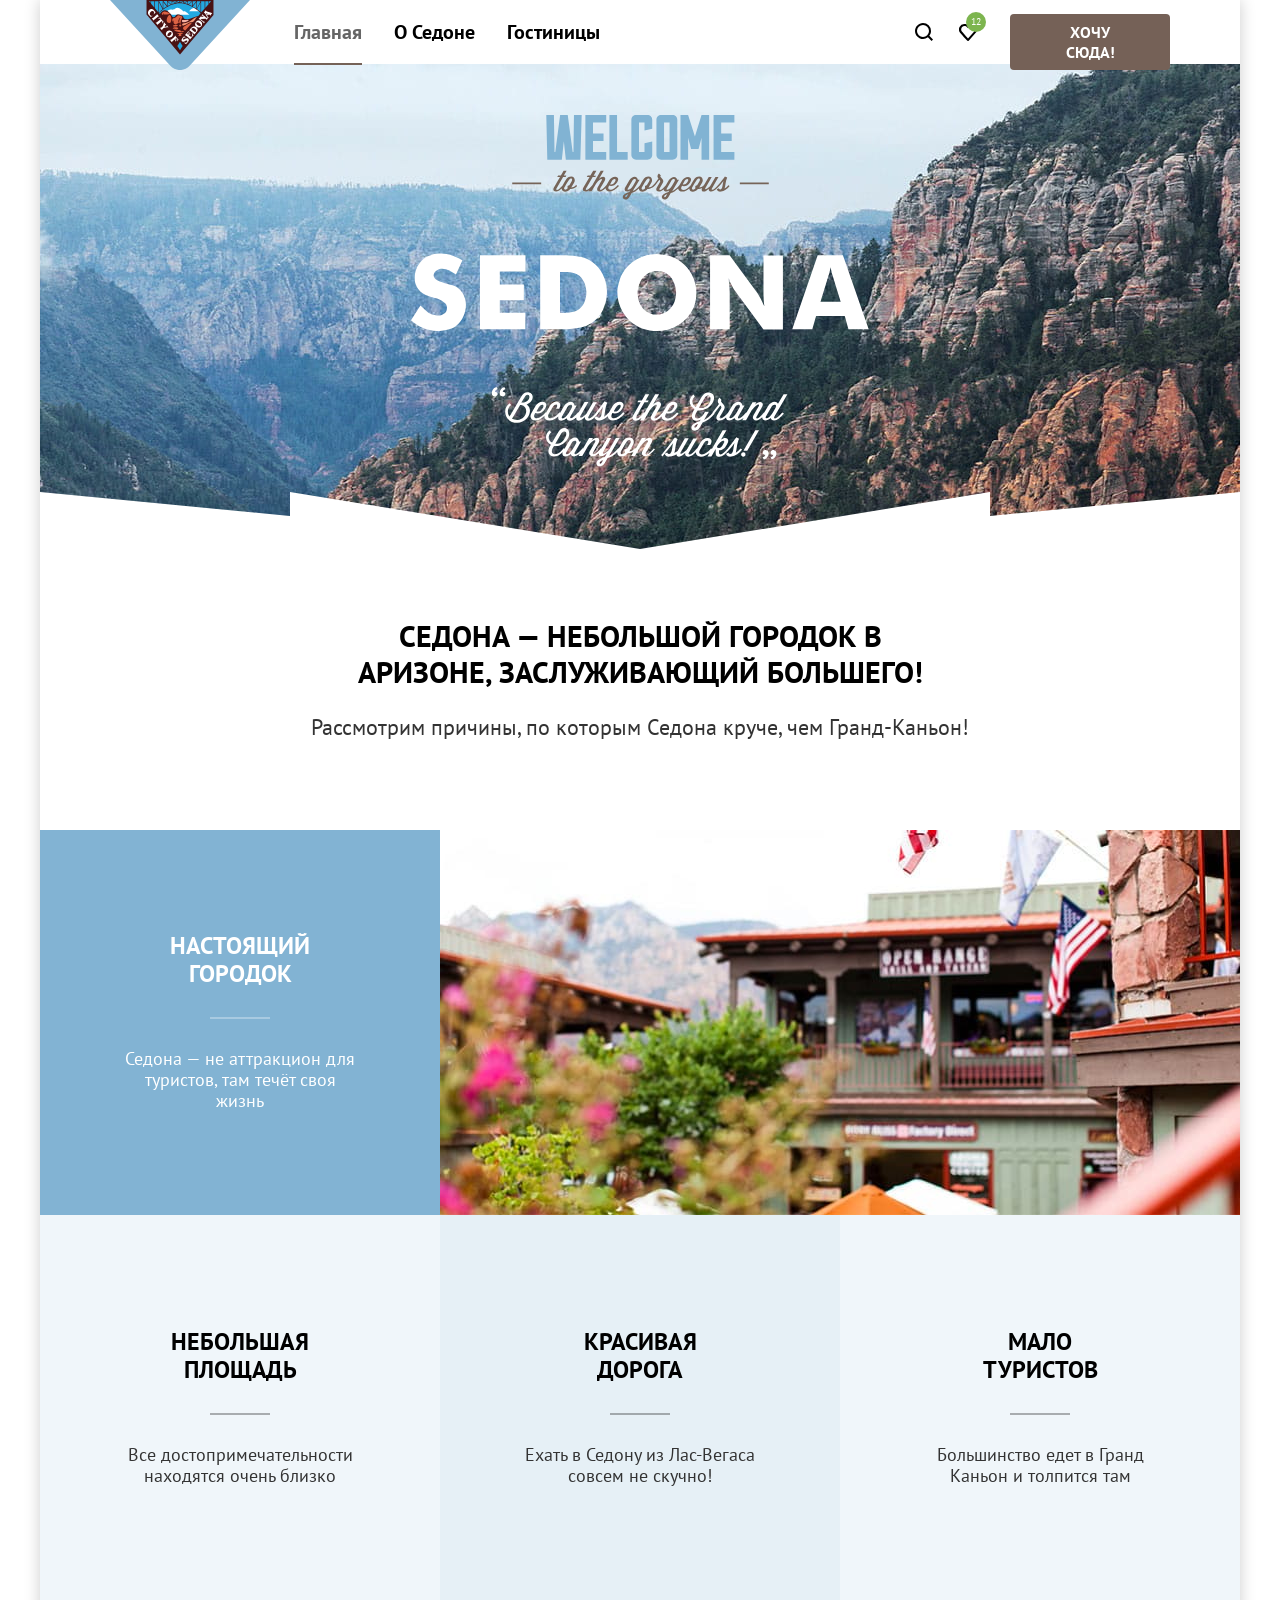
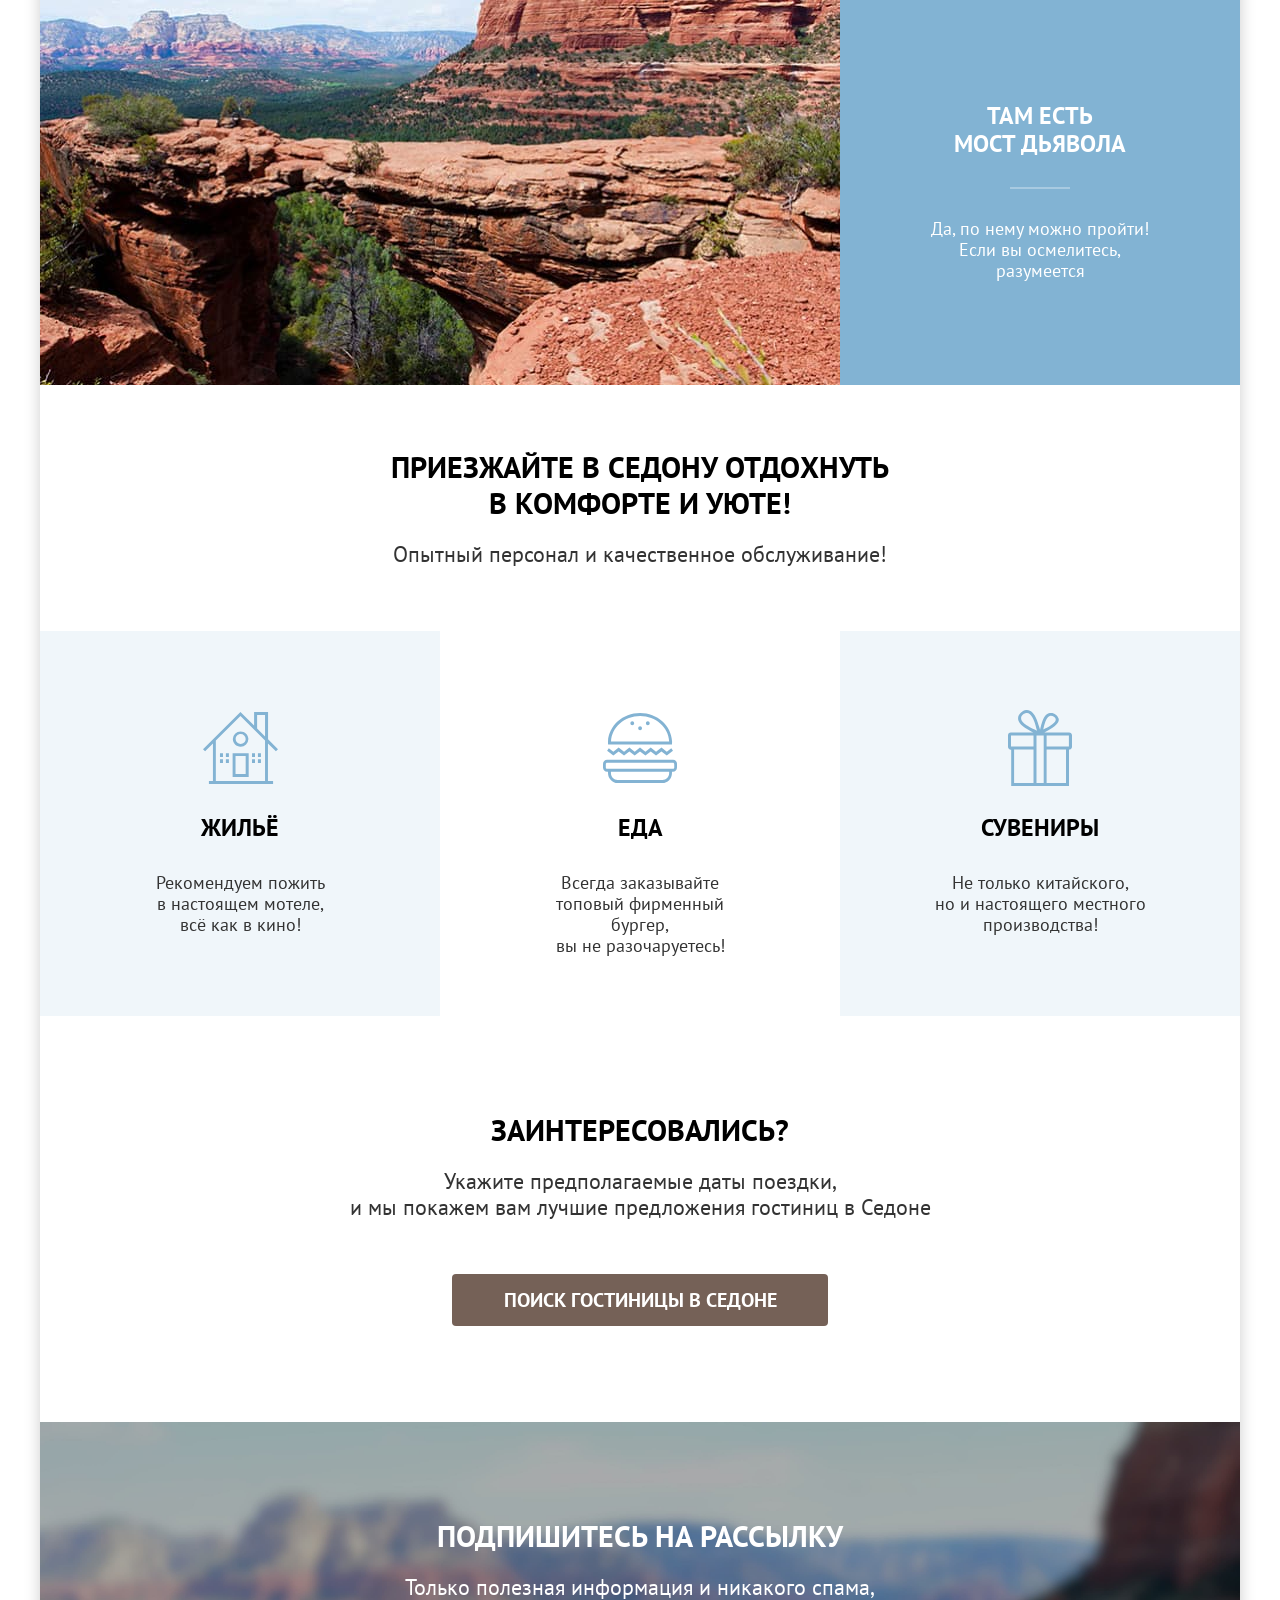
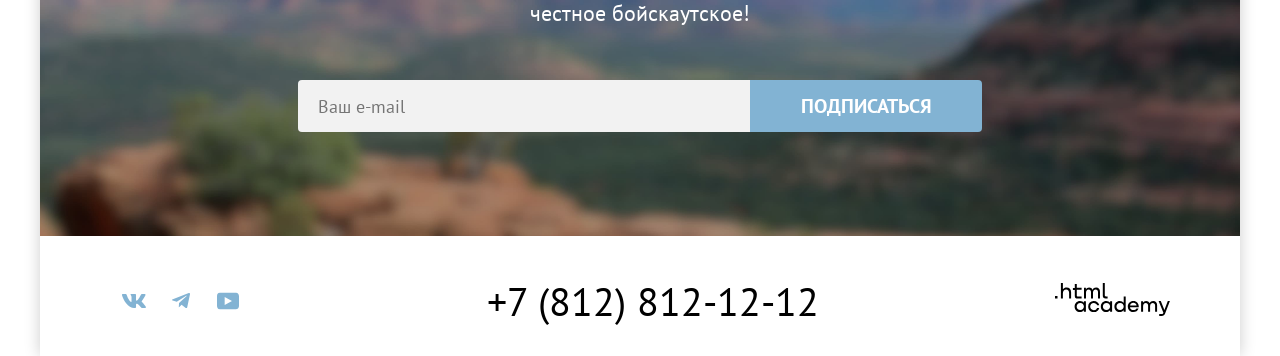
<file: index.html>
<!DOCTYPE html>
<html lang="ru">

  <head>
    <meta charset="utf-8">
    <title>Седона</title>
    <link rel="stylesheet" href="styles/styles.css">
    <link rel="icon" href="favicon.ico" sizes="32x32">
  </head>

  <body>
    <div class="page-container">
    <header class="page-header">
      <nav class="navigation">
        <a class="navigation-logo" href="index.html"><img class="logo" src="images/logos/header-sedona-logo.svg" width="140" height="70" alt="Логотип Седона" aria-current="page"></a>
        <ul class="navigation-list">
          <li class="navigation-item"><a class="navigation-link navigation-link-current" href="index.html" aria-current="page">Главная</a>
          </li>
          <li class="navigation-item"><a class="navigation-link" href="#">О Седоне</a></li>
          <li class="navigation-item"><a class="navigation-link" href="catalog.html">Гостиницы</a></li>
        </ul>
        <ul class="navigation-user">
          <li class="navigation-item"><a class="navigation-link navigation-svg" href="#">
            <svg aria-hidden="true" focusable="false" xmlns="http://www.w3.org/2000/svg" width="18" height="18" fill="none">
              <path fill="#000" d="m18 16.5-3.7-3.67c1-1.3 1.7-2.98 1.7-4.87A8 8 0 0 0 8 0C3.6 0 0 3.68 0 8.06a8 8 0 0 0 12.9 6.26L16.6 18zM8 14.03a6 6 0 0 1-6-5.96 6 6 0 0 1 12 0 6 6 0 0 1-6 5.96"/>
            </svg>
            <span class="visually-hidden">Поиск</span></a>
          </li>
          <li class="navigation-item"><a class="navigation-link  navigation-svg" href="#">
            <svg xmlns="http://www.w3.org/2000/svg" width="18" height="17" fill="none">
              <path fill="#000" d="M8.9 17a.9.9 0 0 1-.8-.4c-5.4-6.1-6.7-7.5-7-7.9A5.4 5.4 0 0 1 5.5 0C6.8 0 8 .5 9 1.3a5.46 5.46 0 0 1 9 4.1c0 1.3-.5 2.5-1.3 3.4l-7 7.9c-.2.2-.4.3-.8.3m-6-9.5c.3.4 3.5 4 6.1 6.9l6.2-7c.5-.5.7-1.2.7-2 0-1.8-1.5-3.3-3.3-3.3-1 0-2 .5-2.7 1.3-.3.3-.6.4-.9.4s-.6-.2-.8-.4c-.7-.8-1.7-1.3-2.7-1.3-1.8 0-3.3 1.5-3.3 3.3-.1.9.3 1.6.7 2.1q-.15 0 0 0"/>
            </svg>
            <span class="visually-hidden">Отелей в избранном:</span>
            <span class="count">12</span>
          </a></li>
          <li class="navigation-item"><a class="navigation-link-button button" href="#">Хочу сюда!</a></li>
        </ul>
      </nav>
    </header>
    <main class="main-index-container main-index">

      <section class="welcome">
        <h1 class="visually-hidden">Седона</h1>
        <div class="welcome-images">
        <img class="welcome-sedona" src="images/index-content/welcome.svg" width="458" height="352" alt="Welcome to the gorgeous Sedona, because the grand Canyon sucks!">
        </div>
      </section>
      <section class="sedona">
        <h2 class="sedona-place">Седона — небольшой городок в Аризоне, заслуживающий большего!</h2>
        <p class="sedona-comparison">Рассмотрим причины, по которым Седона круче, чем Гранд-Каньон!</p>
      </section>

      <section class="advantages">
        <h2 class="visually-hidden">Преимущества</h2>
        <ul class="advantages-list">
          <li class="advantages-item advantage-1">
            <div class="advantage-text-container">
              <h3 class="advantages-title">Настоящий городок</h3>
              <p class="advantages-description">Седона — не аттракцион для туристов, там течёт своя жизнь</p>
            </div>
            <div class="advantage-img-container">
              <img class="advantages-img" src="images/index-content/sedona-city.jpg" width="800" height="385" alt="Город Седона">
            </div>
          </li>
          <li class="advantages-item advantage-2">
            <h3 class="advantages-title">Небольшая площадь</h3>
            <p class="advantages-description">Все достопримечательности находятся очень близко</p>
          </li>
          <li class="advantages-item advantage-3">
            <h3 class="advantages-title">Красивая дорога</h3>
            <p class="advantages-description">Ехать в Седону из Лас-Вегаса совсем не скучно!</p>
          </li>
          <li class="advantages-item advantage-4">
            <h3 class="advantages-title">Мало туристов</h3>
            <p class="advantages-description">Большинство едет в Гранд Каньон и толпится там</p>
          </li>
          <li class="advantages-item advantage-5">
            <div class="advantage-img-container">
              <img class="advantages-img" src="images/index-content/devils-bridge.jpg" width="800" height="385" alt="Мост Дьявола">
            </div>
            <div class="advantage-text-container">
              <h3 class="advantages-title">Там есть <br>мост дьявола</h3>
              <p class="advantages-description">Да, по нему можно пройти! Если вы осмелитесь, разумеется</p>
            </div>
          </li>
        </ul>
      </section>

      <section class="invitation">
        <h2 class="invitation-title">Приезжайте в Седону отдохнуть в комфорте и уюте!</h2>
        <p class="invitation-description">Опытный персонал и качественное обслуживание!</p>
      </section>
      <section class="experience">
        <h2 class="visually-hidden">Предлагаемый опыт</h2>
        <ul class="experience-list">
          <li class="experience-item experience-living">
            <h3 class="experience-title">Жильё</h3>
            <p class="experience-item-description">
              Рекомендуем пожить
              <br>в настоящем мотеле,
              <br>всё как в кино!
            </p>
          </li>
          <li class="experience-item experience-food">
            <h3 class="experience-title">Еда</h3>
            <p class="experience-item-description">
              Всегда заказывайте
              <br>топовый фирменный бургер,
              <br>вы не разочаруетесь!
            </p>
          </li>
          <li class="experience-item experience-souvenirs">
            <h3 class="experience-title">Сувениры</h3>
            <p class="experience-item-description">
              Не только китайского,
              <br>но и настоящего местного
              <br>производства!
            </p>
          </li>
        </ul>
      </section>
      <section class="booking">
        <h2 class="booking-title">Заинтересовались?</h2>
        <p class="booking-description">
          Укажите предполагаемые даты поездки,
          <br>и мы покажем вам лучшие предложения гостиниц в Седоне
        </p>
        <button class="booking-button button" type="button">Поиск гостиницы в Седоне</button>
      </section>
      </main>
      <footer class="page-footer">
      <div class="page-footer-container">
        <section class="subscribe subscribe-main">
        <h2 class="subscribe-title">Подпишитесь на рассылку</h2>
        <p class="subscribe-description">Только полезная информация и никакого спама, честное бойскаутское!</p>
        <form class="subscribe-form" action="#" method="post">
          <label for="subscribe-email-form" class="visually-hidden subscribe-form-label">Укажите e-mail</label>
          <div class="subscribe-form-container">
            <input class="subscribe-email-field" type="email" name="email" placeholder="Ваш e-mail"
            id="subscribe-email-form" required>
            <button class="subscribe-button button" type="submit">Подписаться</button>
          </div>
        </form>
      </section>
      <div class="footer-panel-container">
      <section class="footer-socials">
        <h2 class="visually-hidden">Социальные сети</h2>
        <ul class="footer-socials-list">
          <li class="footer-socials-list-item">
            <a class="socials-button button" href="https://vk.com/htmlacademy">
              <svg class="svg-vkontakte svg-socials" xmlns="http://www.w3.org/2000/svg" width="24" height="14">
                <path fill-rule="evenodd" d="M23.45.95c.17-.55 0-.95-.8-.95h-2.62c-.67 0-.98.35-1.14.73 0 0-1.34 3.2-3.23 5.27-.61.6-.89.8-1.22.8-.17 0-.42-.2-.42-.74V.95c0-.66-.18-.95-.74-.95H9.15c-.42 0-.67.3-.67.6 0 .61.95.76 1.05 2.5v3.8c0 .84-.16.99-.5.99-.88 0-3.05-3.21-4.33-6.89-.25-.71-.5-1-1.17-1H.9C.15 0 0 .35 0 .73c0 .68.89 4.07 4.14 8.55C6.32 12.34 9.38 14 12.16 14c1.67 0 1.88-.37 1.88-1v-2.32c0-.73.16-.88.69-.88.38 0 1.05.2 2.61 1.67C19.11 13.22 19.4 14 20.41 14h2.62c.75 0 1.13-.37.91-1.1-.24-.72-1.09-1.77-2.21-3.02-.62-.7-1.53-1.47-1.81-1.86-.4-.49-.28-.7 0-1.14 0 0 3.2-4.43 3.53-5.93" clip-rule="evenodd"/>
              </svg>
              <span class="visually-hidden">Вконтакте</span>
            </a>
          </li>
          <li class="footer-socials-list-item">
            <a class="socials-button button" href="https://t.me/htmlacademy">
              <svg class="svg-telegram svg-socials" xmlns="http://www.w3.org/2000/svg" width="18" height="16">
                <path d="M16.79.1.84 6.25c-1.09.43-1.08 1.04-.2 1.31l4.1 1.28 9.47-5.98c.44-.27.85-.12.52.18L7.05 9.96l-.28 4.22c.41 0 .6-.19.83-.41l1.99-1.93 4.13 3.05c.77.42 1.31.2 1.5-.7l2.72-12.8c.28-1.12-.43-1.62-1.16-1.3"/>
              </svg>
              <span class="visually-hidden">Телеграм</span>
            </a>
          </li>
          <li class="footer-socials-list-item">
            <a class="socials-button button" href="https://www.youtube.com/user/htmlacademyru">
              <svg class="svg-youtube svg-socials" xmlns="http://www.w3.org/2000/svg" width="22" height="17">
                <path d="M18.6 0H3.18C1.31 0 0 1.6 0 3.4v10.1C0 15.4 1.31 17 3.17 17h15.66c1.64 0 3.17-1.6 3.17-3.4V3.4C21.78 1.6 20.47 0 18.6 0M7.67 12.54V4.46L15 8.5z"/>
              </svg>
              <span class="visually-hidden">Ютуб</span>
            </a>
          </li>
        </ul>

      </section>
      <section class="footer-contacts">
        <h2 class="visually-hidden">Номер телефона</h2>
        <a class="footer-contacts-phone" href="tel:88128121212">+7 (812) 812-12-12</a>
      </section>
      <section class="footer-html-academy">
        <h2 class="visually-hidden">Ссылка на HTML academy</h2>
        <a class="footer-html-academy-link" href="#">
          <svg xmlns="http://www.w3.org/2000/svg" width="115" height="33">
            <path class="footer-html-academy-logo" d="M0 12.9v2.6h2.5v-2.6zM11.6 4.5c-1.6 0-2.8.7-3.6 1.7h-.1V0h-2v15.5h2v-5.3c0-2.1 1.3-3.6 3.3-3.6 1.8 0 2.9 1.4 2.9 3.2v5.7h2V9.4c.1-3-1.8-4.9-4.5-4.9M26.6 4.8h-4.8V1.1h-2v3.8h-1.9v2h1.9v6c0 1.7 1 2.7 2.7 2.7h4.1v-2h-3.7c-.7 0-1.1-.4-1.1-1.1V6.8h4.8zM41.1 4.6c-1.6 0-2.9.8-3.5 2.1h-.1c-.6-1.2-1.8-2.1-3.4-2.1-1.4 0-2.5.8-3.1 1.8h-.1V4.8H29v10.6h2V10c0-2 1-3.5 2.6-3.5 1.5 0 2.4 1 2.4 2.6v6.3h2V9.8c0-2.4 1.4-3.3 2.6-3.3 1.5 0 2.4 1 2.4 2.6v6.3h2V8.9c.1-2.5-1.4-4.3-3.9-4.3M47.8 12.7c0 1.7 1 2.7 2.8 2.7h2v-2h-1.7c-.7 0-1.1-.4-1.1-1.1V0h-2zM28.9 19.7c-.9-1.1-2.2-1.8-3.9-1.8-3.1 0-5.4 2.3-5.4 5.6s2.3 5.6 5.4 5.6c1.8 0 3-.8 3.8-1.9h.1v1.6h2V18.2h-2zm-3.6 7.4c-2.2 0-3.6-1.6-3.6-3.6s1.4-3.6 3.6-3.6 3.6 1.6 3.6 3.6c0 1.9-1.4 3.6-3.6 3.6M44.2 22c-.5-2.4-2.6-4.1-5.4-4.1a5.4 5.4 0 0 0-5.6 5.6c0 3.1 2.2 5.6 5.6 5.6 2.8 0 4.9-1.8 5.4-4.2h-2.1a3.4 3.4 0 0 1-3.3 2.3c-2.2 0-3.6-1.6-3.6-3.6s1.4-3.6 3.6-3.6c1.6 0 2.8 1 3.3 2.2h2.1zM55.1 19.7c-.9-1.1-2.2-1.8-3.9-1.8-3.1 0-5.4 2.3-5.4 5.6s2.3 5.6 5.4 5.6c1.8 0 3-.8 3.8-1.9h.1v1.6h2V18.2h-2zm-3.6 7.4c-2.2 0-3.6-1.6-3.6-3.6s1.4-3.6 3.6-3.6 3.6 1.6 3.6 3.6c0 1.9-1.5 3.6-3.6 3.6M68.7 19.8c-.9-1.1-2.2-1.9-3.9-1.9-3.1 0-5.4 2.3-5.4 5.6s2.2 5.6 5.4 5.6c1.7 0 3-.8 3.8-1.8h.1v1.5h2V13.4h-2zm-3.6 7.3c-2.2 0-3.6-1.6-3.6-3.6s1.4-3.6 3.6-3.6 3.6 1.6 3.6 3.6c-.1 2-1.5 3.6-3.6 3.6M78.3 17.9c-3.3 0-5.5 2.5-5.5 5.6 0 3 2.1 5.6 5.5 5.6 2.5 0 4.5-1.3 5.2-3.6h-2.1c-.5 1-1.6 1.6-3 1.6-1.9 0-3.3-1.3-3.4-2.9h8.8c.2-3.6-2-6.3-5.5-6.3m0 1.9c1.7 0 3 1 3.3 2.6h-6.5c.3-1.5 1.5-2.6 3.2-2.6M98.2 17.9c-1.6 0-2.9.8-3.6 2h-.1c-.6-1.2-1.8-2-3.4-2-1.4 0-2.5.7-3.1 1.8v-1.5h-1.9v10.6h2v-5.4c0-2 1-3.4 2.6-3.5 1.5 0 2.4 1 2.4 2.6v6.3h2v-5.6c0-2.4 1.4-3.3 2.6-3.3 1.5 0 2.4 1 2.4 2.6v6.3h2v-6.5c.1-2.6-1.4-4.4-3.9-4.4M109.4 27l-3.6-8.9h-2.2l4.8 11.6c-.3.9-.7 1.2-1.7 1.2h-2.5v2h2.5c1.8 0 2.8-.8 3.5-2.6l4.7-12.2h-2.1z"/>
          </svg>
        </a>
      </section>
      </div>
    </footer>
    </div>
    <div class="modal-container  modal-closed">
      <div class="modal modal-sedona-hotel-search">
        <button class="modal-close-button" type="button">
          <span class="visually-hidden">Закрыть</span>
        </button>
        <section class="modal-content">
          <h2 class="modal-title">поиск гостиницы в седоне</h2>
          <form action="" method="post">
            <p class="modal-date-form">
              <label class="modal-input-title" for="coming-date">Дата Заезда:</label>
              <input class="modal-date-input" type="text" value="27 апреля 2020" id="coming-date" required placeholder="Укажите дату">
              <span class="modal-date-info modal-incorrect-value">Мы не можем отправить вас в прошлое.</span>
            </p>
            <p class="modal-date-form">
              <label class="modal-input-title" for="leaving-date">Дата Выезда:</label>
              <input class="modal-date-input" type="text" value="1 сентября 2023" id="leaving-date" required placeholder="Укажите дату">
              <span class="modal-date-info modal-correct-value">На эти даты есть свободные номера. Пока есть.</span>
            </p>
            <div class="modal-info-container">
              <p class="modal-info-form">
                <label class="modal-input-title" for="modal-adults">Взрослые:</label>
                <div class="modal-number-input-container">
                  <button class="modal-number-button modal-button-minus" type="button"></button>
                  <input class="modal-number-input" id="modal-adults" type="number" min="1" max="9" value="2" step="1">
                  <button class="modal-number-button modal-button-plus" type="button"></button>
                </div>
              </p>
              <p class="modal-info-form">
                <span class="modal-input-title">
                  <label class="modal-input-title modal-kids-label" for="modal-kids">Дети:</label>
                  <span class="tooltip">
                   <button type="button" class="tooltip-button" aria-labelledby="tooltip-label-kids">
                     <svg class="tooltip-icon" xmlns="http://www.w3.org/2000/svg" width="26" height="26" fill="none" viewBox="0 0 26 26">
                       <path fill="#83b3d3" d="M26 13a13 13 0 1 1-26 0 13 13 0 0 1 26 0"/>
                       <path fill="#fff" fill-rule="evenodd" d="M12 7h2v2h-2zm2 12h-2v-9h2z" clip-rule="evenodd"/>
                     </svg>
                   </button>
                   <span class="tooltip-text" role="tooltip" id="tooltip-label-kids">Укажите количество детей, которые будут с вами, возраст которых от 6 до 18 лет. Дети до 6 лет размещаются бесплатно.</span>
                  </span>
                </span>
                <div class="modal-number-input-container">
                  <button class="modal-number-button modal-button-minus" type="button"></button>
                  <input class="modal-number-input number-input-kids" id="modal-kids" type="number" min="0" max="9" value="2" step="1">
                  <button class="modal-number-button modal-button-plus" type="button"></button>
                </div>
              </p>
            </div>
            <button type="button" class="button modal-button-search">Найти</button>
          </form>
        </section>
      </div>
    </div>
  </body>
</html>
</file>
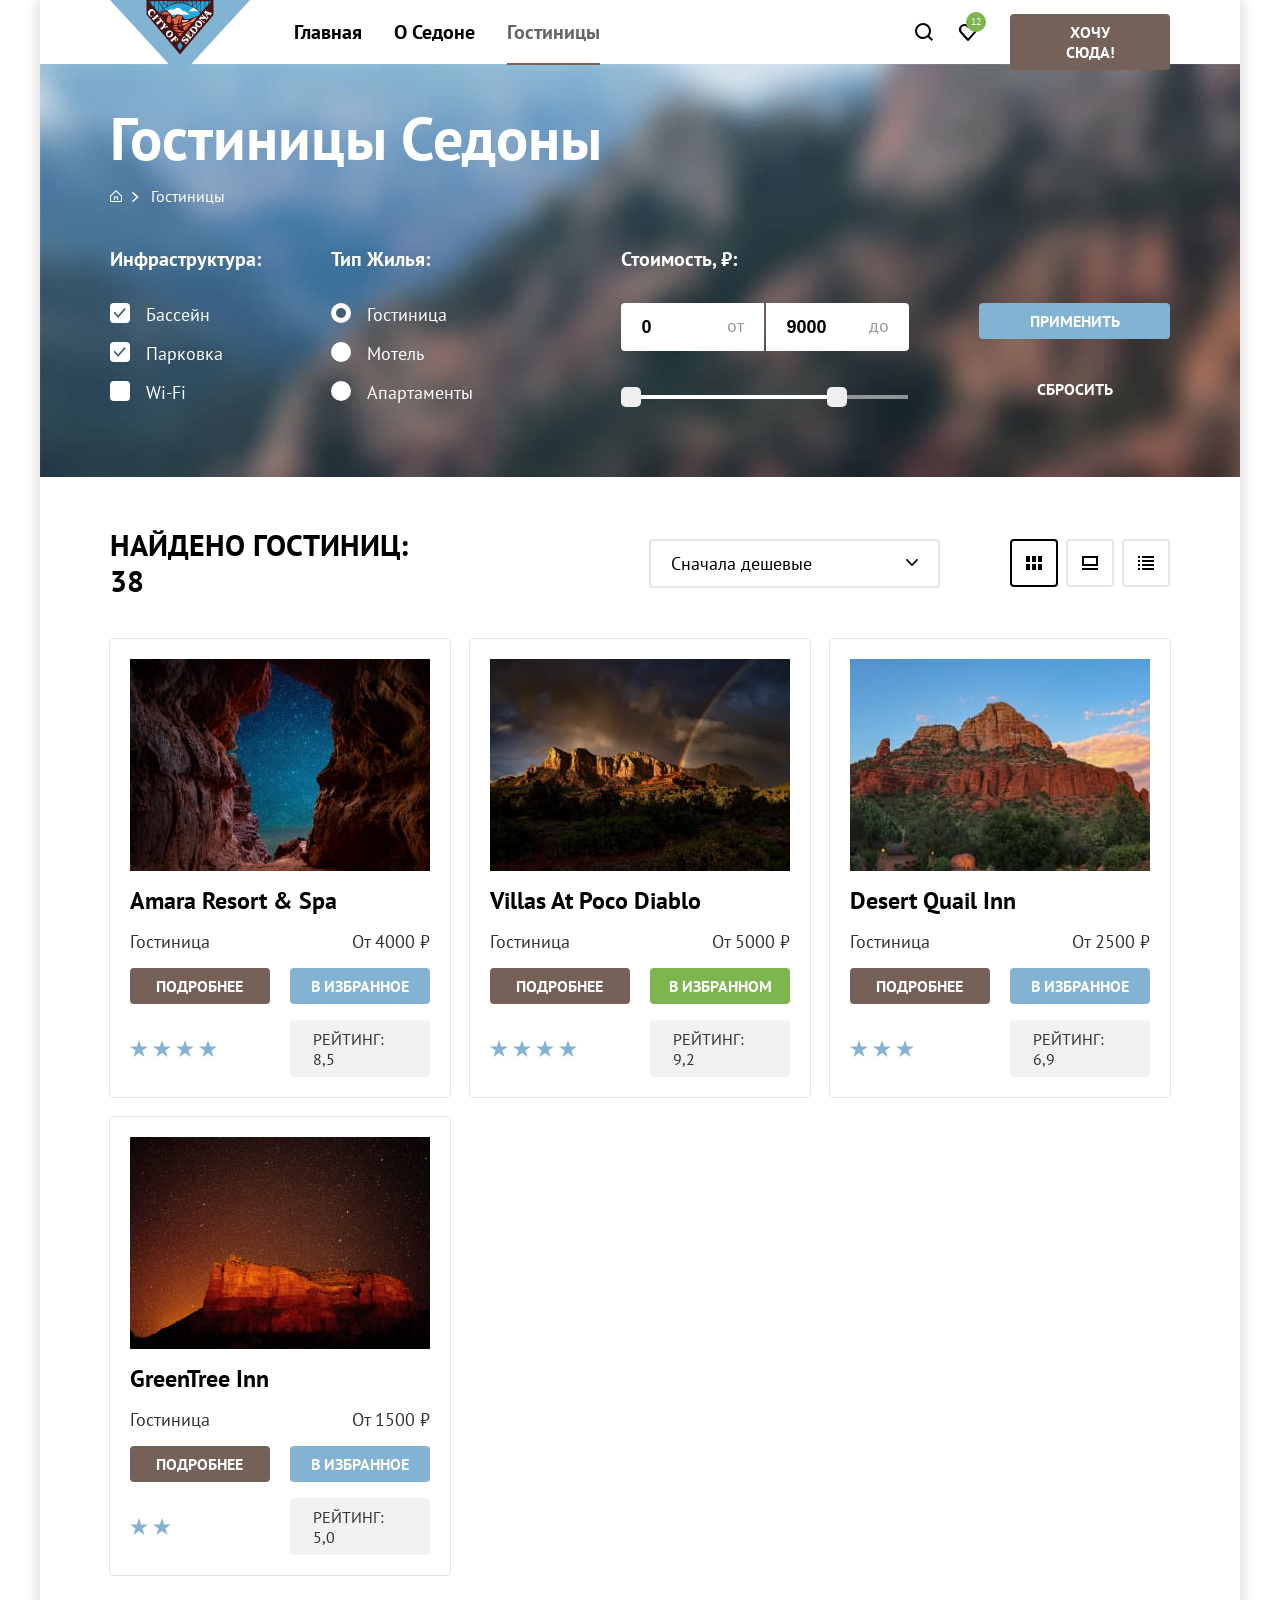
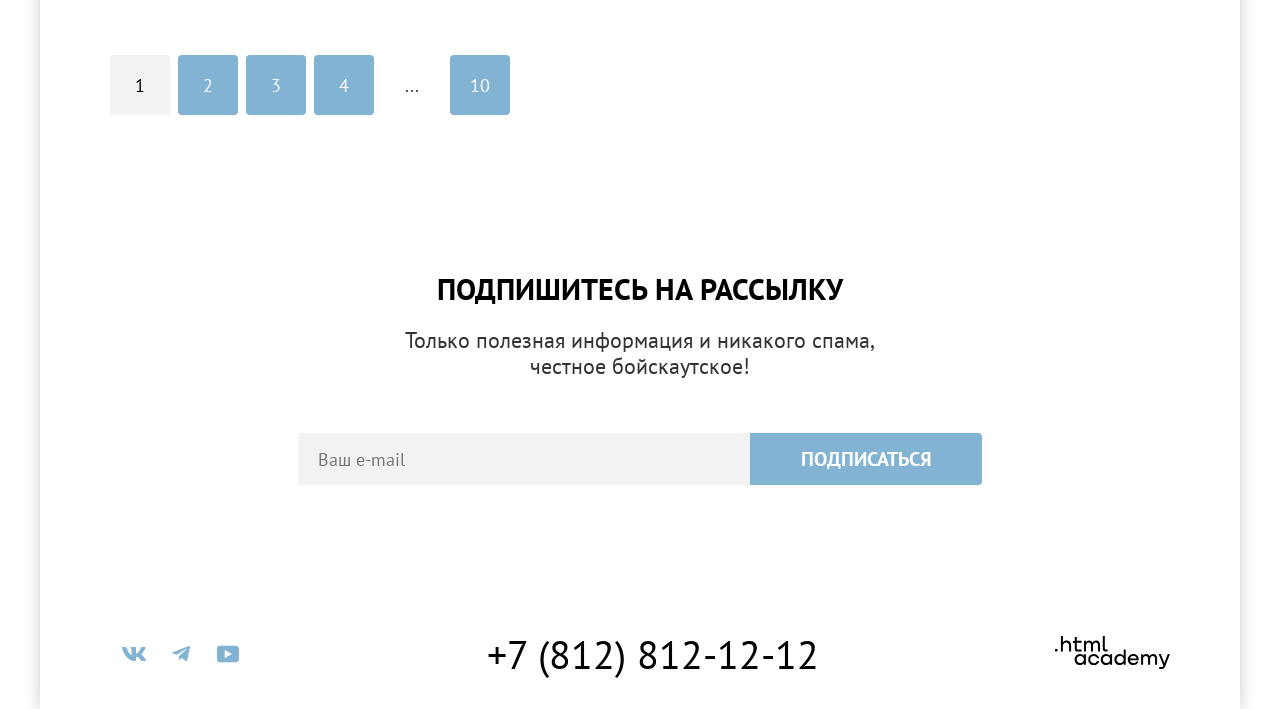
<file: catalog.html>
<!DOCTYPE html>
<html lang="ru">

  <head>
    <meta charset="utf-8">
    <title>Каталог</title>
    <link href="styles/styles.css" rel="stylesheet">
    <link rel="icon" href="favicon.ico" sizes="32x32">
  </head>

  <body>
    <div class="page-container">
    <header class="page-header">
      <nav class="navigation">
        <a class="navigation-logo" href="index.html"><img class="logo" src="images/logos/header-sedona-logo.svg" width="140" height="70" alt="Логотип Седона"></a>
        <ul class="navigation-list">
          <li class="navigation-item"><a class="navigation-link" href="index.html">Главная</a></li>
          <li class="navigation-item"><a class="navigation-link" href="#">О Седоне</a></li>
          <li class="navigation-item"><a class="navigation-link navigation-link-current" href="catalog.html" aria-current="page">Гостиницы</a></li>
        </ul>
        <ul class="navigation-user">
          <li class="navigation-item"><a class="navigation-link navigation-svg" href="#">
            <svg xmlns="http://www.w3.org/2000/svg" width="18" height="18" fill="none">
              <path fill="#000" d="m18 16.5-3.7-3.67c1-1.3 1.7-2.98 1.7-4.87A8 8 0 0 0 8 0C3.6 0 0 3.68 0 8.06a8 8 0 0 0 12.9 6.26L16.6 18zM8 14.03a6 6 0 0 1-6-5.96 6 6 0 0 1 12 0 6 6 0 0 1-6 5.96"/>
            </svg>
            <span class="visually-hidden">Поиск</span></a>
          </li>
          <li class="navigation-item"><a class="navigation-link navigation-svg" href="#">
            <svg xmlns="http://www.w3.org/2000/svg" width="18" height="17" fill="none">
              <path fill="#000" d="M8.9 17a.9.9 0 0 1-.8-.4c-5.4-6.1-6.7-7.5-7-7.9A5.4 5.4 0 0 1 5.5 0C6.8 0 8 .5 9 1.3a5.46 5.46 0 0 1 9 4.1c0 1.3-.5 2.5-1.3 3.4l-7 7.9c-.2.2-.4.3-.8.3m-6-9.5c.3.4 3.5 4 6.1 6.9l6.2-7c.5-.5.7-1.2.7-2 0-1.8-1.5-3.3-3.3-3.3-1 0-2 .5-2.7 1.3-.3.3-.6.4-.9.4s-.6-.2-.8-.4c-.7-.8-1.7-1.3-2.7-1.3-1.8 0-3.3 1.5-3.3 3.3-.1.9.3 1.6.7 2.1q-.15 0 0 0"/>
            </svg>
            <span class="visually-hidden">Отелей в избранном:</span>
            <span class="count">12</span>
          </a></li>
          <li class="navigation-item"><a class="navigation-link-button button" href="#">Хочу сюда!</a></li>
        </ul>
      </nav>
    </header>
    <main class="main-inner">

      <div class="catalog-intro">
      <section class="inner">
        <h1 class="inner-title">Гостиницы Седоны</h1>
        <ul class="breadcrumbs">
          <li class="breadcrumbs-item">
            <a class="breadcrumbs-item-link" href="index.html">
              <svg aria-hidden="true" xmlns="http://www.w3.org/2000/svg" width="12" height="12" fill="none" viewBox="0 0 12 12">
                <path fill="#fff" d="M6 0 0 5.8V12h12V5.8zm5 11H1V6.2l5-4.8 5 4.8z"/><path fill="#fff" d="M4 10h1V7.5h2V10h1V6.5H4z"/>
              </svg>
              <span class="visually-hidden">Главная</span></a>
          </li>
          <li class="breadcrumbs-item">
            <a class="breadcrumbs-item-link breadcrumbs-item-link-current" href="catalog.html" aria-current="page">Гостиницы</a>
          </li>
        </ul>
      </section>
      <section class="catalog-filter">
        <h2 class="visually-hidden" hidden>Фильтр Гостиниц</h2>
        <form class="catalog-filters" action="#" method="get">
        <div class="catalog-filters-container">
          <div class="infrastructure-container">
          <fieldset class="catalog-filters-group">
            <legend class="catalog-filters-title">Инфраструктура:</legend>
            <ul class="catalog-filters-list">
              <li class="catalog-filters-item">
                <label class="catalog-filters-checkbox-title">
                  <input class="catalog-filters-checkbox visually-hidden" type="checkbox" name="pool-included" checked>
                  <div class="checkbox-custom"></div>
                Бассейн</label>
              </li>
              <li class="catalog-filters-item">
                <label class="catalog-filters-checkbox-title">
                  <input class="catalog-filters-checkbox visually-hidden" type="checkbox" name="parking-included" checked>
                  <div class="checkbox-custom"></div>
                Парковка</label>
              </li>
              <li class="catalog-filters-item">
                <label class="catalog-filters-checkbox-title">
                  <input class="catalog-filters-checkbox visually-hidden" type="checkbox" name="wi-fi-included">
                  <div class="checkbox-custom"></div>
                Wi-Fi</label>
              </li>
            </ul>
          </fieldset>
          </div>
          <div class="living-type-container">
          <fieldset class="catalog-filters-group">
            <legend class="catalog-filters-title">Тип Жилья:</legend>
            <ul class="catalog-filters-list">
              <li class="catalog-filters-item">
                <label class="catalog-filters-radio-title">
                  <input class="catalog-filters-radio visually-hidden" type="radio" name="living-type" checked value="hotel">
                  <div class="radio-custom"></div>
                Гостиница</label>
              </li>
              <li class="catalog-filters-item">
                <label class="catalog-filters-radio-title">
                  <input class="catalog-filters-radio visually-hidden" type="radio" name="living-type" value="motel">
                  <div class="radio-custom"></div>
                Мотель</label>
              </li>
              <li class="catalog-filters-item">
                <label class="catalog-filters-radio-title">
                  <input class="catalog-filters-radio visually-hidden" type="radio" name="living-type"
                  value="apartment">
                  <div class="radio-custom"></div>
                Апартаменты</label>
              </li>
            </ul>
          </fieldset>
          </div>
          <div class="price-container">
          <fieldset class="price-filter">
            <legend class="price-filter-title">Стоимость, ₽:</legend>
            <div class="input-row">
              <div class="price-filter-text price-min">
                <input class="price-filter-input input-min" type="number" id="min-input" aria-label="Минимальная цена" value="0">
              </div>
              <div class="price-filter-text price-max">
                <input class="price-filter-input input-max" type="number" id="max-input" aria-label="Максимальная цена" value="9000">
              </div>
            </div>
            <div class="price-slider">
              <div class="price-slider-range" style="width: 226px; left: 0;">
                <button class="price-slider-toggle toggle-min" type="button">
                  <span class="visually-hidden">Минимальная цена</span>
               </button>
               <button class="price-slider-toggle toggle-max" type="button">
                  <span class="visually-hidden">Максимальная цена</span>
               </button>
              </div>
            </div>
          </fieldset>
          </div>
          <div class="filters-button-container">
          <button class="catalog-filters-button button-confirm button" type="submit">Применить</button>
          <button class="catalog-filters-button button-reset button" type="reset">Сбросить</button>
          </div>
        </form>
        </div>
      </div>
      </section>
    <div class="catalog-content">
      <div class="sorting-container">
      <h2 class="select-control-title">Найдено гостиниц: 38</h2>
      <select class="select-control" aria-label="Сортировка">
        <option value="cheap">Сначала дешевые</option>
        <option value="expensive">Сначала дорогие</option>
        <option value="popular">Сначала популярные</option>
      </select>
       <div class="card-sorting">
        <a class="card-sorting-button sorting-button-current" href="catalog.html?view=tile">
          <svg class="sorting-button-svg" aria-hidden="true" xmlns="http://www.w3.org/2000/svg" width="16" height="14" fill="none">
            <path fill="#000" d="M4 0H0v6h4zM16 0h-4v6h4zM10 0H6v6h4zM4 8H0v6h4zM16 8h-4v6h4zM10 8H6v6h4z"/>
          </svg>
         <span class=visually-hidden>Показать карточки</span>
        </a>
        <a class="card-sorting-button" href="catalog.html?view=card">
          <svg class="sorting-button-svg" aria-hidden="true" xmlns="http://www.w3.org/2000/svg" width="16" height="14" fill="none">
            <path fill="#000" d="M16 12H0v2h16zM14 2v6H2V2zm2-2H0v10h16z"/>
          </svg>
         <span class=visually-hidden>Показать списки с карточками</span>
        </a>
        <a class="card-sorting-button" href="catalog.html?view=list">
          <svg class="sorting-button-svg" aria-hidden="true" xmlns="http://www.w3.org/2000/svg" width="16" height="14" fill="none">
            <path fill="#000" d="M2 0H0v2h2zM16 0H4v2h12zM2 4H0v2h2zM16 4H4v2h12zM2 8H0v2h2zM16 8H4v2h12zM2 12H0v2h2zM16 12H4v2h12z"/>
          </svg>
         <span class=visually-hidden>Показать списки</span>
        </a>
       </div>
      </div>
      <section class="product-section">
        <ul class="product-list">
          <li class="product-list-item">
            <a class="product-card-link card-image" href="#">
              <img class="product-card-image" src="images/catalog/hotel-1.jpg" width="300" height="212" alt="Ущелье с видом на звёзды">
            </a>
            <a class="product-card-link card-title" href="#">
              <h3 class="product-card-title">Amara Resort & Spa</h3>
            </a>
            <p class="product-type">Гостиница</p>
            <p class="product-price">От 4000 ₽</p>
              <a class="button button-product-card-link" href="#">Подробнее</a>
              <button class="button button-product-favorites" type="button">В избранное</button>

              <div class="rating-stars four-stars">
                <span class="visually-hidden">Четыре звезды</span>
              </div>
              <p class="rating-value">Рейтинг: 8,5</p>
          </li>
          <li class="product-list-item">
            <a class="product-card-link card-image" href="#">
              <img class="product-card-image" src="images/catalog/hotel-2.jpg" width="300" height="212" alt="Горы с радугой">
            </a>
            <a class="product-card-link card-title" href="#">
              <h3 class="product-card-title">Villas at Poco Diablo</h3>
            </a>
              <p class="product-type">Гостиница</p>
              <p class="product-price">От 5000 ₽</p>
              <a class="button button-product-card-link" href="#">Подробнее</a>
              <button class="button button-product-favorites in-favorites" type="button">В избранном</button>

              <div class="rating-stars four-stars">
                <span class="visually-hidden">Четыре звезды</span>
              </div>
              <p class="rating-value">Рейтинг: 9,2</p>
          </li>
          <li class="product-list-item">
            <a class="product-card-link card-image" href="#">
              <img class="product-card-image" src="images/catalog/hotel-3.jpg" width="300" height="212" alt="Горы в пустыне">
            </a>
            <a class="product-card-link card-title" href="#">
              <h3 class="product-card-title">Desert Quail Inn</h3>
            </a>
              <p class="product-type">Гостиница</p>
              <p class="product-price">От 2500 ₽</p>
              <a class="button button-product-card-link" href="#">Подробнее</a>
              <button class="button button-product-favorites" type="button">В избранное</button>
              <div class="rating-stars three-stars">
                <span class="visually-hidden">Три звезды</span>
              </div>
              <p class="rating-value">Рейтинг: 6,9</p>
          </li>
          <li class="product-list-item">
            <a class="product-card-link card-image" href="#">
              <img class="product-card-image" src="images/catalog/hotel-4.jpg" width="300" height="212" alt="Горы со звёздами">
            </a>
            <a class="product-card-link card-title" href="#">
              <h3 class="product-card-title">GreenTree Inn</h3>
            </a>
              <p class="product-type">Гостиница</p>
              <p class="product-price">От 1500 ₽</p>
              <a class="button button-product-card-link" href="#">Подробнее</a>
              <button class="button button-product-favorites" type="button">В избранное</button>
             <div class="rating-stars two-stars">
               <span class="visually-hidden">Две звезды</span>
             </div>
             <p class="rating-value">Рейтинг: 5,0</p>
          </li>
        </ul>

        <ul class="pagination">
          <div class="pagination-container">
          <li class="pagination-item pagination-current">
            <a class="pagination-link pagination-link-current">1</a>
          </li>
          <li class="pagination-item">
            <a class="pagination-link" href="#">2</a>
          </li>
          <li class="pagination-item">
            <a class="pagination-link" href="#">3</a>
          </li>
          <li class="pagination-item">
            <a class="pagination-link" href="#">4</a>
          </li>
          <li class="pagination-separator" aria-hidden="true">...</li>
          <li class="pagination-item">
            <a class="pagination-link" href="#">10</a>
          </li>
          </div>
        </ul>
    </div>
      </section>

    </main>
      <footer class="page-footer">
        <div class="page-footer-container">
         <section class="subscribe subscribe-catalog">
        <h2 class="subscribe-title subscribe-title-catalog">Подпишитесь на рассылку</h2>
        <p class="subscribe-description">Только полезная информация и никакого спама, честное бойскаутское!</p>
        <form class="subscribe-form" action="#" method="post">
          <label for="subscribe-email-form" class="visually-hidden subscribe-form-label">Укажите e-mail</label>
          <div class="subscribe-form-container">
            <input class="subscribe-email-field" type="email" name="email" placeholder="Ваш e-mail"
            id="subscribe-email-form" required>
            <button class="subscribe-button button" type="submit">Подписаться</button>
          </div>
        </form>
        </section>
      <div class="footer-panel-container">
      <section class="footer-socials">
        <h2 class="visually-hidden">Социальные сети</h2>
        <ul class="footer-socials-list">
          <li class="footer-socials-list-item">
            <a class="socials-button button" href="https://vk.com/htmlacademy">
              <svg class="svg-vkontakte svg-socials" xmlns="http://www.w3.org/2000/svg" width="24" height="14">
                <path fill-rule="evenodd" d="M23.45.95c.17-.55 0-.95-.8-.95h-2.62c-.67 0-.98.35-1.14.73 0 0-1.34 3.2-3.23 5.27-.61.6-.89.8-1.22.8-.17 0-.42-.2-.42-.74V.95c0-.66-.18-.95-.74-.95H9.15c-.42 0-.67.3-.67.6 0 .61.95.76 1.05 2.5v3.8c0 .84-.16.99-.5.99-.88 0-3.05-3.21-4.33-6.89-.25-.71-.5-1-1.17-1H.9C.15 0 0 .35 0 .73c0 .68.89 4.07 4.14 8.55C6.32 12.34 9.38 14 12.16 14c1.67 0 1.88-.37 1.88-1v-2.32c0-.73.16-.88.69-.88.38 0 1.05.2 2.61 1.67C19.11 13.22 19.4 14 20.41 14h2.62c.75 0 1.13-.37.91-1.1-.24-.72-1.09-1.77-2.21-3.02-.62-.7-1.53-1.47-1.81-1.86-.4-.49-.28-.7 0-1.14 0 0 3.2-4.43 3.53-5.93" clip-rule="evenodd"/>
              </svg>
              <span class="visually-hidden">Вконтакте</span>
            </a>
          </li>
          <li class="footer-socials-list-item">
            <a class="socials-button button" href="https://t.me/htmlacademy">
              <svg class="svg-telegram svg-socials" xmlns="http://www.w3.org/2000/svg" width="18" height="16">
                <path d="M16.79.1.84 6.25c-1.09.43-1.08 1.04-.2 1.31l4.1 1.28 9.47-5.98c.44-.27.85-.12.52.18L7.05 9.96l-.28 4.22c.41 0 .6-.19.83-.41l1.99-1.93 4.13 3.05c.77.42 1.31.2 1.5-.7l2.72-12.8c.28-1.12-.43-1.62-1.16-1.3"/>
              </svg>
              <span class="visually-hidden">Телеграм</span>
            </a>
          </li>
          <li class="footer-socials-list-item">
            <a class="socials-button button" href="https://www.youtube.com/user/htmlacademyru">
              <svg class="svg-youtube svg-socials" xmlns="http://www.w3.org/2000/svg" width="22" height="17">
                <path d="M18.6 0H3.18C1.31 0 0 1.6 0 3.4v10.1C0 15.4 1.31 17 3.17 17h15.66c1.64 0 3.17-1.6 3.17-3.4V3.4C21.78 1.6 20.47 0 18.6 0M7.67 12.54V4.46L15 8.5z"/>
              </svg>
              <span class="visually-hidden">Ютуб</span>
            </a>
          </li>
        </ul>
      </section>
      <section class="footer-contacts">
        <h2 class="visually-hidden">Номер телефона</h2>
        <a class="footer-contacts-phone" href="tel:88128121212">+7 (812) 812-12-12</a>
      </section>
      <section class="footer-html-academy">
        <h2 class="visually-hidden">Ссылка на HTML academy</h2>
        <a class="footer-html-academy-link" href="#">
          <svg xmlns="http://www.w3.org/2000/svg" width="115" height="33">
            <path class="footer-html-academy-logo" d="M0 12.9v2.6h2.5v-2.6zM11.6 4.5c-1.6 0-2.8.7-3.6 1.7h-.1V0h-2v15.5h2v-5.3c0-2.1 1.3-3.6 3.3-3.6 1.8 0 2.9 1.4 2.9 3.2v5.7h2V9.4c.1-3-1.8-4.9-4.5-4.9M26.6 4.8h-4.8V1.1h-2v3.8h-1.9v2h1.9v6c0 1.7 1 2.7 2.7 2.7h4.1v-2h-3.7c-.7 0-1.1-.4-1.1-1.1V6.8h4.8zM41.1 4.6c-1.6 0-2.9.8-3.5 2.1h-.1c-.6-1.2-1.8-2.1-3.4-2.1-1.4 0-2.5.8-3.1 1.8h-.1V4.8H29v10.6h2V10c0-2 1-3.5 2.6-3.5 1.5 0 2.4 1 2.4 2.6v6.3h2V9.8c0-2.4 1.4-3.3 2.6-3.3 1.5 0 2.4 1 2.4 2.6v6.3h2V8.9c.1-2.5-1.4-4.3-3.9-4.3M47.8 12.7c0 1.7 1 2.7 2.8 2.7h2v-2h-1.7c-.7 0-1.1-.4-1.1-1.1V0h-2zM28.9 19.7c-.9-1.1-2.2-1.8-3.9-1.8-3.1 0-5.4 2.3-5.4 5.6s2.3 5.6 5.4 5.6c1.8 0 3-.8 3.8-1.9h.1v1.6h2V18.2h-2zm-3.6 7.4c-2.2 0-3.6-1.6-3.6-3.6s1.4-3.6 3.6-3.6 3.6 1.6 3.6 3.6c0 1.9-1.4 3.6-3.6 3.6M44.2 22c-.5-2.4-2.6-4.1-5.4-4.1a5.4 5.4 0 0 0-5.6 5.6c0 3.1 2.2 5.6 5.6 5.6 2.8 0 4.9-1.8 5.4-4.2h-2.1a3.4 3.4 0 0 1-3.3 2.3c-2.2 0-3.6-1.6-3.6-3.6s1.4-3.6 3.6-3.6c1.6 0 2.8 1 3.3 2.2h2.1zM55.1 19.7c-.9-1.1-2.2-1.8-3.9-1.8-3.1 0-5.4 2.3-5.4 5.6s2.3 5.6 5.4 5.6c1.8 0 3-.8 3.8-1.9h.1v1.6h2V18.2h-2zm-3.6 7.4c-2.2 0-3.6-1.6-3.6-3.6s1.4-3.6 3.6-3.6 3.6 1.6 3.6 3.6c0 1.9-1.5 3.6-3.6 3.6M68.7 19.8c-.9-1.1-2.2-1.9-3.9-1.9-3.1 0-5.4 2.3-5.4 5.6s2.2 5.6 5.4 5.6c1.7 0 3-.8 3.8-1.8h.1v1.5h2V13.4h-2zm-3.6 7.3c-2.2 0-3.6-1.6-3.6-3.6s1.4-3.6 3.6-3.6 3.6 1.6 3.6 3.6c-.1 2-1.5 3.6-3.6 3.6M78.3 17.9c-3.3 0-5.5 2.5-5.5 5.6 0 3 2.1 5.6 5.5 5.6 2.5 0 4.5-1.3 5.2-3.6h-2.1c-.5 1-1.6 1.6-3 1.6-1.9 0-3.3-1.3-3.4-2.9h8.8c.2-3.6-2-6.3-5.5-6.3m0 1.9c1.7 0 3 1 3.3 2.6h-6.5c.3-1.5 1.5-2.6 3.2-2.6M98.2 17.9c-1.6 0-2.9.8-3.6 2h-.1c-.6-1.2-1.8-2-3.4-2-1.4 0-2.5.7-3.1 1.8v-1.5h-1.9v10.6h2v-5.4c0-2 1-3.4 2.6-3.5 1.5 0 2.4 1 2.4 2.6v6.3h2v-5.6c0-2.4 1.4-3.3 2.6-3.3 1.5 0 2.4 1 2.4 2.6v6.3h2v-6.5c.1-2.6-1.4-4.4-3.9-4.4M109.4 27l-3.6-8.9h-2.2l4.8 11.6c-.3.9-.7 1.2-1.7 1.2h-2.5v2h2.5c1.8 0 2.8-.8 3.5-2.6l4.7-12.2h-2.1z"/>
          </svg>
        </a>
      </section>
      </div>
    </footer>
    </div>
  </body>
</html>
</file>
<file: styles/styles.css>
@font-face{
  font-family: "PT Sans";
  font-style: normal;
  font-weight: 400;
  src: url("../fonts/ptsans-400.woff2") format("woff2");
  font-display: swap;
}

@font-face{
  font-family: "PT Sans";
  font-style: normal;
  font-weight: 700;
  src: url("../fonts/ptsans-700.woff2") format("woff2");
  font-display: swap;
}

html{
  height: 100%;
}

body{
  margin: 0;
  display: flex;
  flex-direction: column;
  height: 100%;
  font-family: "PT Sans", sans-serif;
  font-size: 18px;
  line-height: 21px;
  background-color: white;
  color: #333333;
  font-style: normal;
}

.main-index-container{
  flex-grow: 1;
}

.main-inner{
  flex-grow: 1;
}

.navigation-link{
  color: black;
  text-decoration: none;
  font-family: "PT Sans", sans-serif;
  font-size: 20px;
  font-weight: 700;
  line-height: 24px;
  display: block;
  padding: 20px 16px;
  position: relative;
}

.navigation-link:hover{
  opacity: 0.5;
}

.navigation-link:active{
  opacity: 0.3;
}

.navigation-svg{
  padding: 22px 13px;
}

.count{
  font-family: inherit;
  font-size: 10px;
  line-height: 10px;
  font-weight: 400;
  position: absolute;
  border-radius: 50%;
  background-color: #7DB54F;
  color: white;
  width: 20px;
  height: 20px;
  padding: 5px;
  box-sizing: border-box;
  left: 50%;
  bottom: 50%;
  transform: translate(-10%, -10%);
}

.button{
  text-transform: uppercase;
  border-radius: 4px;
  font-family: "PT Sans", sans-serif;
  font-weight: 700;
  font-size: 16px;
  line-height: 20px;
  cursor: pointer;
}

.button:hover{
  background-color: #615048;
}

.button:focus-visible{
  background-color: #615048;
}

.button:active{
  color:rgb(255, 255, 255, 0.3);
}

.welcome-images{
  min-height: 485px;
  text-align: center;
  background-image: url("../images/background/divider\ \(1\).svg"), url("../images/background/index.jpg");
  background-color: black;
  background-repeat: no-repeat, no-repeat;
  background-size: 100% auto, cover;
  background-position: center bottom, center top;
}

.welcome-sedona{
  padding: 51.4px;
}

.booking{
  padding: 96px 304px;
}

.sedona-place, .invitation-title, .booking-title{
  margin: 0 auto;
  padding: 0;
  font-family: "PT Sans", sans-serif;
  font-weight: 700;
  font-size: 30px;
  line-height: 36px;
  text-align: center;
  font-style: normal;
  text-transform: uppercase;
  color: black;
  max-width: 620px;
  display: block;
}

.booking-title{
  margin-bottom: 20px;
}

.booking-description{
  margin: 0 auto;
  margin-bottom: 54px;
  max-width: 592px;
}

.booking-button{
  display: block;
  margin: 0 auto;
  padding: 8px 50px;
  width: 376px;
  font-family: "PT Sans", sans-serif;
  font-weight: 700;
  font-size: 20px;
  line-height: 36px;
  text-transform: uppercase;
  text-align: center;
  color: white;
  background-color: #756157;
  border: none;
}

.booking-button:hover{
  background-color: #615048;
}

.sedona-place{
  margin-top: 69px;
  margin-bottom: 24px;
}

.sedona-comparison, .invitation-description, .booking-description{
  font-family: "PT Sans", sans-serif;
  font-weight: 400;
  font-size: 22px;
  line-height: 26px;
  text-align: center;
  font-style: normal;
  display: block;
}

.invitation-description{
  margin: 0;
  padding: 0;
  margin-bottom: 64px;
}

.advantages-title, .experience-title{
  font-family: "PT Sans", sans-serif;
  font-weight: 700;
  font-size: 24px;
  line-height: 28px;
  text-align: center;
  font-style: normal;
  text-transform: uppercase;
  color: black;
}

.experience-title{
  margin-bottom: 30px;
  margin-top: 102px;

}

.advantages-title{
  margin: 0 auto;
  margin-bottom: 30px;
  max-width: 175px;
  position: relative;
  padding-bottom: 30px;
}

.advantages-title::before{
  position: absolute;
  content: "";
  width: 60px;
  height: 2px;
  background-color: black;
  bottom: 0;
  left: 50%;
  transform: translate(-30px, 1px);
  opacity: 30%;
}

.advantage-1 .advantages-title::before, .advantage-5 .advantages-title::before{
  background-color: #FFF;
}

.advantages-description, .experience-item-description{
  font-family: "PT Sans", sans-serif;
  font-weight: 400;
  font-size: 18px;
  line-height: 21px;
  text-align: center;
  font-style: normal;
}

.experience-item-description{
  margin: 0;
  padding: 0;
  display: block;
}

.advantage-1, .advantage-5{
  background-color: #82B3D3;
  color: #ffffff;
}

.advantage-1 .advantages-title, .advantage-5 .advantages-title{
  color: white;
}

.advantage-2, .advantage-4{
  background-color: rgba(131, 179, 211, 0.12);
}

.advantage-3{
  background-color: rgba(131, 179, 211, 0.2);
}

.invitation-title{
  margin: 0 auto;
  padding: 0;
  margin-top: 64px;
  margin-bottom: 20px;
  max-width: 505px;
}

.footer-contacts-phone{
  text-decoration: none;
  color: #000000;
  font-family: "PT Sans", sans-serif;
  font-weight: 400;
  font-size: 40px;
  line-height: 40px;
  text-transform: uppercase;
}

.footer-contacts-phone:hover{
  color: #756157;
}

.footer-contacts-phone:focus-visible{
  color: #756157;
}

.footer-contacts-phone:active{
  color: #756157;
  opacity: 30%;
}

.footer-html-academy-logo{
  fill: black;
}

.footer-html-academy-link:hover .footer-html-academy-logo{
  fill: #756157;
}

.footer-html-academy-link:focus-visible .footer-html-academy-logo{
  fill: #756157;
}

.footer-html-academy-link:active .footer-html-academy-logo{
  fill: #756157;
  opacity: 30%;
}

.subscribe{
  justify-content: center;
  width: 684px;
  min-height: 214px;
  text-align: center;
  padding: 96px 258px 104px;
  flex-grow: 1;
}

.subscribe-main{
  background-image: url("../images/background/Subscribe.jpg");
  background-color: black;
  background-size: cover;
  background-repeat: no-repeat;
  color: white;
}

.subscribe-form-label{
  display: none;
}

.subscribe-email-field{
  padding: 14px 20px;
  width: 452px;
  height: 52px;
  box-sizing: border-box;
  border: none;
  border-radius: 4px 0 0 4px;
  font-family: inherit;
  font-weight: 400;
  font-size: 18px;
  line-height: 24px;
  background-color: #f2f2f2;
  color: rgba(0, 0, 0, 0.6);
}

.subscribe-button{
  padding: 8px 50px;
  width: 232px;
  border: none;
  border-radius: 0 4px 4px 0;
  color: white;
  font-weight: 700;
  font-size: 20px;
  background-color: #82B3D3;
}

.subscribe-button:hover{
  background-color: #68A2CA;
}

.subscribe-button:focus-visible{
  background-color: #68A2CA;
}

.subscribe-button:active{
  background-color: #82B3D3;
  color: rgba(255,255,255, 0.3);
}

.subscribe-form-container{
  display: flex;
  justify-content: space-around;
}

.subscribe-title{
  text-transform: uppercase;
  margin: 0;
  padding: 0;
  margin-bottom: 20px;
  font-family: inherit;
  font-size: 30px;
  line-height: 36px;
}

.subscribe-title-catalog{
  color: black;
}

.subscribe-description{
  font-family: "PT Sans", sans-serif;
  font-size: 22px;
  font-style: normal;
  line-height: 26px;
  max-width: 475px;
  margin: 0 auto 54px;
}

.catalog-intro{
  background-image: url("../images/background/filter.jpg");
  background-color: black;
  background-repeat: no-repeat;
  background-size: cover;
  color: white;
  min-height: 307px;
  padding: 35px 70px 70px 70px;
}

.inner-title{
  font-family: "PT Sans", sans-serif;
  font-size: 60px;
  line-height: 78px;
  font-weight: 700;
  margin: 0 0 8px;
  padding: 0;
}

.breadcrumbs-item-link{
  font-family: "PT Sans", sans-serif;
  font-weight: 400;
  font-size: 16px;
  line-height: 21px;
  text-decoration: none;
  color: white;
}

.breadcrumbs-item-link:hover{
  opacity: 60%;
}

.breadcrumbs-item-link:focus-visible{
  color: rgba(255,255,255, 1);
}

.breadcrumbs-item-link:active{
  opacity: 30%;
}

.catalog-filters-title, .price-filter-title{
  font-family: "PT Sans", sans-serif;
  font-size: 20px;
  line-height: 24px;
  font-weight: 700;
  margin-bottom: 32px;
  padding: 0;
}

.catalog-filters-checkbox-title, .catalog-filters-radio-title{
  margin: 0;
  padding: 0;
  font-family: "PT Sans", sans-serif;
  font-weight: 400;
  font-size: 18px;
  line-height: 23px;
  padding-left: 36px;
  position: relative;
}

.checkbox-custom{
  position: absolute;
  width: 20px;
  height: 20px;
  border-radius: 4px;
  background-color: #fff;
  top: 0;
  left: 0;
}

.catalog-filters-checkbox[type="checkbox"]:checked + .checkbox-custom::before{
  content: "";
  background: url("../images/icons/checkbox.svg") no-repeat center;
  width: 13px;
  height: 10px;
  position: absolute;
  top: 50%;
  left: 50%;
  transform: translate(-50%, -50%);
}

.radio-custom{
  position: absolute;
  width: 20px;
  height: 20px;
  border-radius: 100%;
  background-color: #fff;
  top: 0;
  left: 0;
}

.catalog-filters-checkbox:focus + .checkbox-custom,
.catalog-filters-checkbox:focus-visible + .checkbox-custom {
    outline: 3px solid #83B3D3;
}

.catalog-filters-radio[type="radio"]:checked + .radio-custom::before{
  content: "";
  width: 10px;
  height: 10px;
  position: absolute;
  top: 50%;
  left: 50%;
  transform: translate(-50%, -50%);
  background-color: #3F5E72;
  border-radius: 100%;
}

.catalog-filters-radio:focus + .radio-custom,
.catalog-filters-radio:focus-visible + .radio-custom {
    outline: 3px solid #83B3D3;
}

.select-control-title{
  font-family: "PT Sans", sans-serif;
  font-weight: 700;
  font-size: 30px;
  line-height: 36px;
  text-transform: uppercase;
  color: black;
  margin: 0;
  padding: 0;
  margin-right: 200px;
}

.product-card-link{
  text-transform: capitalize;
  font-family: "PT Sans", sans-serif;
  font-weight: 700;
  font-size: 24px;
  line-height: 28px;
  text-decoration: none;
  color: black;
  display: block;
  margin: 0;
}

.product-card-image{
  display: block;
}

.product-card-link .product-card-title{
  margin: 0;
  font-size: 24px;
}

.experience-living, .experience-souvenirs{
  background-color: rgba(131, 179, 211, 0.12);
}

.experience-living{
  background-image: url("../images/icons/living.svg");
  background-repeat: no-repeat;
  background-position: 50% 81px;
}

.experience-food{
  background-image: url("../images/icons/food.svg");
  background-repeat: no-repeat;
  background-position: 50% 82px;
}

.experience-souvenirs{
  background-image: url("../images/icons/souvenirs.svg");
  background-repeat: no-repeat;
  background-position: 50% 79px;
}

.navigation-link-button{
  font-family: "PT Sans", sans-serif;
  font-weight: 700;
  background-color: #756157;
  color: white;
  text-transform: uppercase;
  text-decoration: none;
  font-size: 16px;
  line-height: 20px;
  text-align: center;
  padding: 8px 34px;
  display: block;
  width: 160px;
  box-sizing: border-box;
  margin-left: 20px;
  margin-top: 14px;
}

.navigation-item{
  position: relative;
  height: 64px;
}

.navigation-link-current{
  color: rgba(0, 0, 0, 0.6);
}

.navigation-link-current::after{
  position: absolute;
  content: "";
  height: 2px;
  background-color: #756257;
  top: 63px;
  left: 16px;
  right: 16px;
}

.pagination-link{
  text-decoration: none;
  color: white;
  display: flex;
  justify-content: center;
  align-items: center;
  width: 100%;
  height: 100%;
}

.pagination-link:hover{
  background-color: #68A2CA;
  border-radius: 4px;
}

.pagination-link:focus-visible{
  background-color: #68A2CA;
  border-radius: 4px;
}

.pagination-link:active{
  color: rgba(255,255,255, 0.3);
}

.pagination-link-current{
  color: black;
}

.pagination-link-current:hover{
  color: black;
  background-color: #F2F2F2;
}

.pagination-link-current:focus-visible{
  color: black;
  background-color: #F2F2F2;
}

.pagination-link-current:active{
  color: black;
  background-color: #F2F2F2;
}

.select-control option{
  font-family: "PT Sans", sans-serif;
  font-weight: 400;
  font-size: 18px;
  line-height: 21px;
}

.select-control{
  width: 292px;
  height: 49px;
  margin-right: 70px;
  border: 2px solid #E5E5E5;
  border-radius: 4px;
  padding: 12px 20px;
  font-family: inherit;
  font-weight: 400;
  font-size: 18px;
  line-height: 21px;
  appearance: none;
  background: url("../images/icons/select-arrow.svg") no-repeat right 20px center;
}

.select-control:hover{
  border-color: #68A2CA;
}

.select-control:focus-visible{
  border-color: #68A2CA;
  outline: none;
}

.select-control:active{
  border-color: rgba(0, 0, 0, 0.3);
  color: rgba(0, 0, 0, 0.3);
}

.page-container{
  display: flex;
  flex-direction: column;
  margin: 0 auto;
  width: 1200px;
  box-shadow: 0 0 15px 0 rgba(0, 0, 0, 0.2);
}

.navigation{
  display: flex;
  width: 1200px;
  margin: 0 auto;
}

.navigation-user{
  margin: 0;
  padding: 0;
  margin-left: auto;
  margin-right: 70px;
  list-style: none;
  display: flex;
  align-items: center;
  height: 64px;
}

.navigation-logo{
  margin-right: 28px;
  margin-left: 70px;
  z-index: 1;
}

.navigation-list{
  list-style: none;
  margin: 0;
  padding: 0;
  display: flex;
  align-items: center;
  justify-content: flex-start;
  height: 64px;
  flex-wrap: wrap;
}

.page-header{
  height: 64px;
}

.page-footer-container{
  width: 1200px;
  display: flex;
  flex-wrap: wrap;
  margin: 0 auto;
  justify-content: space-around;
}

.experience-list{
  display: flex;
  list-style: none;
  padding: 0;
  margin: 0;
  flex-wrap: wrap;
}

.experience-item{
  height: 223px;
  width: 230px;
  padding: 81px 85px;
}

.advantages-list{
  list-style: none;
  margin: 0;
  padding: 0;
  display: flex;
  flex-wrap: wrap;
  margin-top: 90px;
}

.advantage-1, .advantage-5{
  display: flex;
  min-height: 385px;
  width: 100%;
}

.advantage-img-container{
  display: block;
  flex-grow: 1;
}

.advantage-text-container{
  flex-grow: 1;
  width: 400px;
  height: 385px;
  padding: 102px 85px;
  box-sizing: border-box;
}

.advantages-img{
  display: block;
  object-fit: cover;
  height: 100%;
}

.advantage-2, .advantage-3, .advantage-4{
  width: 230px;
  height: 160px;
  padding: 112.5px 85px;
}

.catalog-filters-group, .price-filter{
  border: none;
  min-width: 150.43px;
  margin: 0;
  padding: 0;
}

.catalog-filters-list{
  list-style: none;
  margin: 0;
  padding: 0;
}

.catalog-filters-item:not(:last-child){
  margin-bottom: 16px;
}

.catalog-filters-item:hover{
  opacity: 60%;
}

.catalog-filters-item:active{
  opacity: 30%;
}

.catalog-filters-button{
  width: 191px;
  height: 36px;
  margin-bottom: 32px;
}

.button-reset{
  background: transparent;
  color: #fff;
  border: none;
}

.button-reset:hover{
  background-color: transparent;
  color: rgba(255,255,255, 0.4);
}

.button-reset:focus-visible{
  outline: none;
  border: 4px solid #83B3D3;
  border-radius: 4px;
  background-color: transparent;
}

.button-reset:active{
  color: rgba(255,255,255, 0.3);
  background-color: transparent;
}

.button-confirm{
  color: #fff;
  background-color: #82B3D3;
  border: none;
}

.button-confirm:hover,
.button-product-favorites:hover{
  background-color: #68A2CA;
}

.button-confirm:focus-visible,
.button-product-favorites:focus-visible{
  background-color: #68A2CA;
}

.catalog-filters-button:last-child{
  margin-bottom: 0;
}

.filters-button-container{
  margin-top: 56px;
}

.catalog-filters-container{
  display: flex;
}

.infrastructure-container{
  margin-right: 70px;
}

 .living-type-container{
  margin-right: 140px;
 }

.price-container{
  width: 288px;
  margin-right: 70px;
}

.sorting-button-svg{
  position: absolute;
  top: 50%;
  left: 50%;
  transform: translate(-50%, -50%);
}

.product-list{
  display: grid;
  grid-template-columns: 340px 340px 340px;
  gap: 20px;
}

.product-list-item{
  list-style: none;
  outline: 1px solid #E5E5E5;
  border-radius: 4px;
  padding: 20px;
  display: grid;
  grid-template-columns: repeat(2, 140px);
  row-gap: 16px;
  column-gap: 20px;
  grid-template-areas:
  "hotel-img hotel-img"
  "hotel-title hotel-title"
  "living-type price"
  "product-info add-favorite"
  ". rating";
}

.sorting-container{
  display: flex;
  min-height: 49px;
  align-items: center;
  margin-top: 50px;
  margin-bottom: 40px;
}

.pagination{
  list-style: none;
}

.pagination-container{
  display: flex;
  margin-top: 80px;
  margin-bottom: 60px;
  align-items: center;
}

.pagination-item{
  width: 60px;
  height: 60px;
  text-align: center;
  background-color: #82B3D3;
  border-radius: 4px;
  margin-right: 8px;

}
.pagination-item:last-child{
  margin-right: 0;
}

.pagination-separator{
  width: 60px;
  text-align: center;
  margin-right: 8px;
}

.pagination-item:nth-child(1){
  background-color: #F2F2F2;
}

ul, ol{
  padding: 0;
  margin: 0;
}

.visually-hidden{
  position: absolute;
  width: 1px;
  height: 1px;
  padding: 0;
  margin: -1px;
  overflow: hidden;
  clip: rect(0, 0, 0, 0);
  white-space: nowrap;
  border: 0;
}

.footer-socials-list{
  display: flex;
  flex-wrap: wrap;
  list-style: none;
  margin: 0;
  padding: 0;
}

.footer-panel-container{
  display: flex;
  padding: 40px 70px 30px 70px;
  align-items: center;
  width: 1200px;
  justify-content: space-between;
}

.footer-contacts{
  padding: 5px 195px;
}

.footer-socials-list-item{
  width: 47.33px;
  height: 40px;
  position: relative;
}

.socials-button .svg-socials{
  fill: #83B3D3;
}

.socials-button:hover .svg-socials{
  fill: #68A2CA;
}

.socials-button:focus-visible .svg-socials{
  fill: #68A2CA;
}

.socials-button:active .svg-socials{
  fill: #68A2CA;
  opacity: 30%;
}

.socials-button{
  width: 47px;
  height: 40px;
}

.svg-socials{
  position: absolute;
  top: 50%;
  left: 50%;
  transform: translate(-50%, -50%);
}

.breadcrumbs{
  display: flex;
  list-style: none;
  margin-bottom: 40px;
  position: relative;
}

.breadcrumbs-item:not(:last-child)::after{
  position: absolute;
  content: url(../images/icons/breadcrumbs-arrow.svg);
  margin-left: 10px;
  width: 8px;
  height: 23px;
  top: 0;
  left: 0;
  transform: translateX(150%);
}

.breadcrumbs-item:not(:last-child){
  margin-right: 28.5px;
}

.input-row{
  display: flex;
  align-items: center;
  gap: 2px;
}
.price-filter-text{
  color: #333;
  background-color: white;
}
.price-filter-input{
  width: 143px;
  height: 48px;
  padding: 12px 50px 12px 20px;
  font-weight: 700;
  font-size: 18px;
  box-sizing: border-box;
  border: none;
}

.price-filter-text{
  position: relative;
  border-radius: 50%;
}

.input-min{
  border-radius: 4px 0 0 4px;
}

.input-max{
  border-radius: 0 4px 4px 0;
}



.price-filter-text.price-min::after{
  position: absolute;
  content: "от";
  right: 20px;
  top: 12px;
  opacity: 50%;
}

.price-filter-text.price-max::after{
  position: absolute;
  content: "до";
  right: 20px;
  top: 12px;
  opacity: 50%;
}

.price-slider{
  position: relative;
  height: 4px;
  width: 287px;
  background-color: rgba(255,255,255, 0.5);
  margin-top: 44px;
}

.price-slider-range{
  position: absolute;
  background-color: #fff;
  height: 4px;
}

.price-slider-toggle{
  width: 20px;
  height: 20px;
  border-radius: 5px;
  border: none;
  position: absolute;
  top: 50%;
  transform: translateY(-50%);
  cursor: pointer;
}

.price-slider-toggle:hover{
  box-shadow: 0 4px 10px 0 rgba(0, 0, 0, 0.25);
}

.price-slider-toggle:focus-visible{
  outline: 3px solid #83B3D3;
  box-shadow: 0 4px 10px 0 rgba(0, 0, 0, 0.25);
}

.price-slider-toggle:active{
  box-shadow: 0 7px 15px 0 rgba(0, 0, 0, 0.4);
  outline: 2px solid #83B3D3;
}

.toggle-min{
  left: 0;
}

.toggle-max{
  right: 0;
}

input[type="number"]{
    -moz-appearance: textfield;
}

input[type="number"]::-webkit-outer-spin-button,
input[type="number"]::-webkit-inner-spin-button {
    -webkit-appearance: none;
}

.card-sorting{
  display: flex;
  flex-basis: 160px;
  gap: 8px;
}

.card-sorting-button{
  width: 48px;
  height: 48px;
  border: 2px solid #E5E5E5;
  border-radius: 4px;
  box-sizing: border-box;
  padding: 17px 16px;
  position: relative;
}

.card-sorting-button:hover{
  border-color: black;
}

.card-sorting-button:focus-visible{
  border-color: #68A2CA;
  outline: none;
}

.card-sorting-button:active{
  border-color: black;
}

.sorting-button-current{
  border-color: black;
}

.button-product-card-link{
  text-decoration: none;
  padding: 8px 26px;
  background-color: #756157;
  color: white;
  grid-area: product-info;
}

.button-product-favorites{
  padding: 8px 20px;
  background-color: #82B3D3;
  color: white;
  border-width: 0;
  grid-area: add-favorite;
}

.in-favorites{
  background-color: #7DB54F;
  color: white;
  border-width: 0;
  padding: 8px 18px;
  cursor: default;
}

.in-favorites:hover{
  background-color: #7DB54F;
  color: white;
}

.in-favorites:focus-visible{
  background-color: #7DB54F;
  color: white;
}

.in-favorites:active{
  background-color: #7DB54F;
  color: white;
}

.rating-value{
  padding: 9px 22px 8px 23px;
  background-color: #F2F2F2;
  text-transform: uppercase;
  grid-area: rating;
  box-sizing: border-box;
  border-radius: 4px;
  font-size: 16px;
  line-height: 20px;
  margin: 0;
}

.catalog-content{
  width: 1060px;
  margin: 0 auto;
}

.product-type{
  grid-area: living-type;
  margin: 0;
}

.product-price{
  grid-area: price;
  justify-self: end;
  margin: 0;
}

.card-image{
  display: block;
  object-fit: cover;
  grid-area: hotel-img;
}

.card-title{
  grid-area: hotel-title;
}

.rating-stars.four-stars{
  background-image: url("../images/icons/star.svg"), url("../images/icons/star.svg"), url("../images/icons/star.svg"), url("../images/icons/star.svg");
  background-repeat: no-repeat;
  background-position-x: 0, 23px, 46px, 69px;
  background-position-y: center;
}

.rating-stars.three-stars{
  background-image: url("../images/icons/star.svg"), url("../images/icons/star.svg"), url("../images/icons/star.svg");
  background-repeat: no-repeat;
  background-position-x: 0, 23px, 46px;
  background-position-y: center;
}

.rating-stars.two-stars{
  background-image: url("../images/icons/star.svg"), url("../images/icons/star.svg");
  background-repeat: no-repeat;
  background-position-x: 0, 23px;
  background-position-y: center;
}

.rating-stars.one-stars{
  background-image: url("../images/icons/star.svg");
  background-repeat: no-repeat;
  background-position-x: 0;
  background-position-y: center;
}

.rating-stars.five-stars{
  background-image: url("../images/icons/star.svg"), url("../images/icons/star.svg"), url("../images/icons/star.svg"), url("../images/icons/star.svg"), url("../images/icons/star.svg");
  background-repeat: no-repeat;
  background-position-x: 0, 23px, 46px, 69px, 92px;
  background-position-y: center;
}

.modal-container{
  position: fixed;
  top: 0;
  left: 0;
  background-color: rgba(242, 242, 242, 0.8);
  width: 100%;
  height: 100%;
  display: flex;
  z-index: 3;
}

.modal-sedona-hotel-search{
  width: 717px;
  background-color: #fff;
  margin: auto;
  min-height: 576px;
  border-radius: 30px;
  box-shadow:  0 25px 50px 0 rgba(0, 0, 0, 0.15);
  padding: 64px 70px;
  box-sizing: border-box;
  position: relative;
}

.modal-close-button{
  width: 52px;
  height: 52px;
  border-radius: 100%;
  border: none;
  position: absolute;
  top: 64px;
  right: 53px;
  background-color: #f2f2f2;
  cursor: pointer;
  padding: 0;
}

.modal-close-button::before, .modal-close-button::after{
  content: "";
  position: absolute;
  height: 2px;
  width: 18px;
  top: 50%;
  left: 50%;
  background-color: #000;
  transform: rotate(45deg);
  margin-top: -1px;
  margin-left: -9px;
  display: block;
}

.modal-close-button::after{
  transform: rotate(-45deg);
}

.modal-close-button:hover{
  background-color: #E5E5E5;
}

.modal-close-button:focus-visible{
  background-color: #E5E5E5;
  outline: 3px solid #83B3D3;
}

.modal-close-button:active{
  background-color: #E5E5E5;
}

.modal-close-button:active::before, .modal-close-button:active::after{
  background-color: rgba(0, 0, 0, 0.3);
}

.modal-title{
  font-family: inherit;
  font-weight: 700;
  font-size: 30px;
  line-height: 36px;
  text-transform: uppercase;
  margin: 0;
  color: #000;
  margin-bottom: 64px;
}

.modal-date-form{
  position: relative;
  margin: 0;
  margin-bottom: 48px;
  display: flex;
  justify-content: space-between;
}

.modal-date-info{
  position: absolute;
  top: 50px;
  left: 157px;
  font-family: inherit;
  font-size: 16px;
  font-weight: 400;
  line-height: 21px;
}

.modal-incorrect-value{
  color: #FF5757;
}

.modal-date-input{
  width: 440px;
  height: 48px;
  border-radius: 4px;
  padding: 12px 20px;
  box-sizing: border-box;
  color: #000;
  border: none;
  font-family: inherit;
  line-height: 24px;
  font-weight: 700;
  font-size: 18px;
  background: url("../images/icons/modal-calendar.svg") no-repeat center right 22px #f2f2f2;
}

.modal-date-input:hover{
  background-color: #E6E6E6;
}

.modal-date-input:focus{
  background-color: #E6E6E6;
  outline: 3px solid #83B3D3;
}

.modal-input-title{
  font-family: inherit;
  padding: 12px 0 12px 0;
  line-height: 24px;
  font-weight: 700;
  font-size: 20px;
  color: #000;
  min-width: 85px;
}



.modal-info-container{
  display: flex;
  height: 48px;
  margin-bottom: 48px;
  gap: 46px;
  align-items: center;
}

.modal-info-form{
  margin: 0;
  padding: 0;
}

.modal-number-input{
  width: 31px;
  border: none;
  padding: 14px 10px;
  box-sizing: border-box;
  background-color: #f2f2f2;
  font-weight: 700;
  font-size: 18px;
  line-height: 20px;
  height: 48px;
}

.modal-kids-label{
  margin-left: -4px;
}

.modal-number-input-container{
  width: 110px;
  display: flex;
}

.modal-number-input-container:nth-of-type(2){
  margin-left: 38px;
}

.modal-number-button{
  width: 40px;
  height: 48px;
  border: none;
  margin: 0;
  padding: 0;
  cursor: pointer;
  background-color: #f2f2f2;
}

.modal-button-minus{
  border-top-left-radius: 4px;
  border-bottom-left-radius: 4px;
}

.modal-button-minus::before{
  content: "";
  position: absolute;
  width: 14px;
  height: 2px;
  background-color: rgba(117, 97, 87, 0.3);
  margin-left: -7px;
  margin-top: -1px;
}

.modal-button-plus{
  border-top-right-radius: 4px;
  border-bottom-right-radius: 4px;
}

.modal-button-plus::before, .modal-button-plus::after{
  content: "";
  position: absolute;
  width: 14px;
  height: 2px;
  background-color: rgba(117, 97, 87, 0.3);
  margin-left: -7px;
  margin-top: -1px;
}

.modal-button-plus::after{
  transform: rotate(90deg);
}

.modal-button-minus:hover::before,
.modal-button-plus:hover::before,
.modal-button-plus:hover::after{
  background-color: #000;
}

.modal-button-minus:focus-visible::before,
.modal-button-plus:focus-visible::before,
.modal-button-plus:focus-visible::after{
  background-color: #000;
  outline: 3px solid #82B3D3;
}

.modal-button-minus:active::before,
.modal-button-plus:active::before,
.modal-button-plus:active::after{
  background-color: rgba(0, 0, 0, 0.3);
}

.modal-button-search{
  padding: 18px 256px;
  width: 577px;
  border-radius: 10px;
  border: none;
  font-family: inherit;
  font-weight: 700;
  font-size: 20px;
  line-height: 24px;
  text-transform: uppercase;
  text-align: center;
  background-color: #83B3D3;
  color: #fff;
}

.modal-button-search:hover{
  background-color: #68A2CA;
}

.modal-button-search:focus{
  background-color: #68A2CA;
}

.modal-button-search:active{
  background-color: #68A2CA;
  color: rgba(255,255,255, 0.3);
}

.tooltip-button{
  border: none;
  background: transparent;
  display: block;
  padding: 0;
  margin: 0;
  cursor: pointer;
}

.tooltip-icon {
  width: 100%;
  height: 100%;
  display: block;
}

.tooltip-button:hover .tooltip-icon {
  opacity: 0.8;
}

.tooltip-text{
  font-family: inherit;
  font-weight: 400;
  font-size: 16px;
  line-height: 20px;
  background-color: #333;
  color: #fff;
  border-radius: 10px;
  width: 256px;
  height: 143px;
  box-shadow: 0 15px 30px 0 rgba(0, 0, 0, 0.3);
  box-sizing: border-box;
  padding: 15px 18px 18px 22px;
  position: absolute;
  margin-top: 15px;
  top: 100%;
  right: 50%;
  transform: translateX(50%);
  z-index: 2;
  display: none;
}

.tooltip-text::after{
  position: absolute;
  content: "";
  width: 22px;
  height: 22px;
  background-color: #333;
  transform: rotate(45deg);
  top: -5px;
  left: 50%;
  margin-left: -11px;
}

.tooltip-button:hover + .tooltip-text,
.tooltip-button:focus + .tooltip-text{
  display: block;
}

.tooltip{
  position: absolute;
  margin-left: 10px;
}

.modal-closed{
  display: none;
}
</file>
